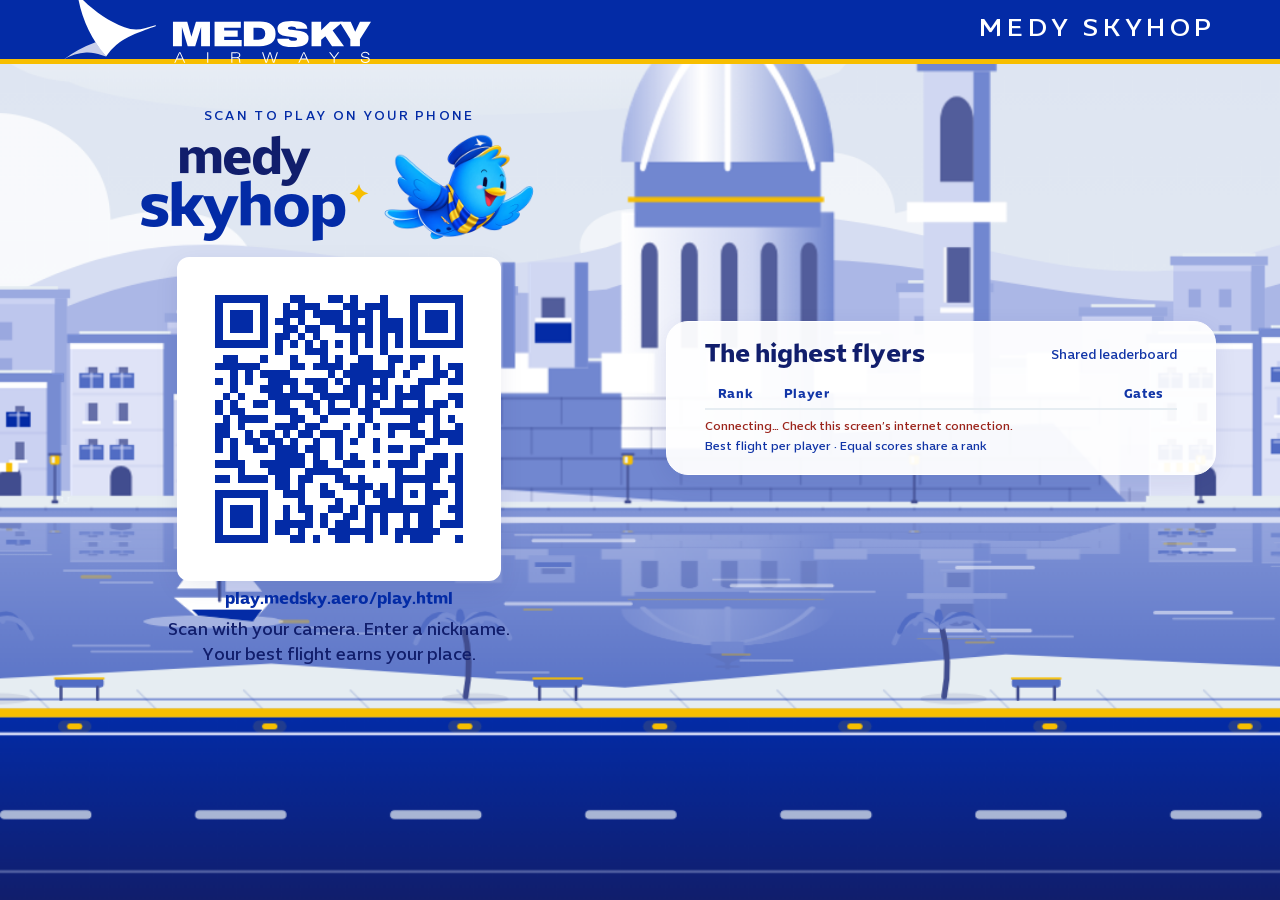
<file: index.html>
<!doctype html><html lang="en"><head><meta charset="utf-8"><meta name="viewport" content="width=device-width,initial-scale=1"><meta name="theme-color" content="#032BA6"><title>Medy Skyhop — Live leaderboard</title><link rel="icon" href="./assets/app-icon.png"><link rel="stylesheet" href="./leaderboard-screen.css?v=daytime-1"></head><body>
<header><img src="./assets/medsky-airways-logo-white.svg" alt="Medsky Airways"><span>MEDY SKYHOP</span></header>
<main><section class="join"><p class="eyebrow">SCAN TO PLAY ON YOUR PHONE</p><div class="game-heading"><h1>medy<span>skyhop<i aria-hidden="true">✦</i></span></h1><img class="medy" src="./assets/medy-flying-right.png" alt="Medy flying" width="260" height="260"></div><a href="./play.html" aria-label="Play Medy Skyhop"><img class="qr" src="./assets/play-qr.svg" width="400" height="400" alt="Scan this QR code to play Medy Skyhop on your phone"></a><p class="address">play.medsky.aero/play.html</p><p class="instruction">Scan with your camera. Enter a nickname.<br>Your best flight earns your place.</p></section>
<section class="scores" aria-labelledby="board-title"><div class="board-heading"><h2 id="board-title">The highest flyers</h2><span id="player-count">Shared leaderboard</span></div><table><thead><tr><th>Rank</th><th>Player</th><th>Gates</th></tr></thead><tbody id="screen-rows"></tbody></table><p id="screen-empty" hidden>Be the first name on the board.</p><p id="screen-status" role="status">Connecting to the leaderboard…</p><p class="tie-note">Best flight per player · Equal scores share a rank</p></section></main>
<script type="module" src="./leaderboard-screen.js"></script></body></html>
</file>
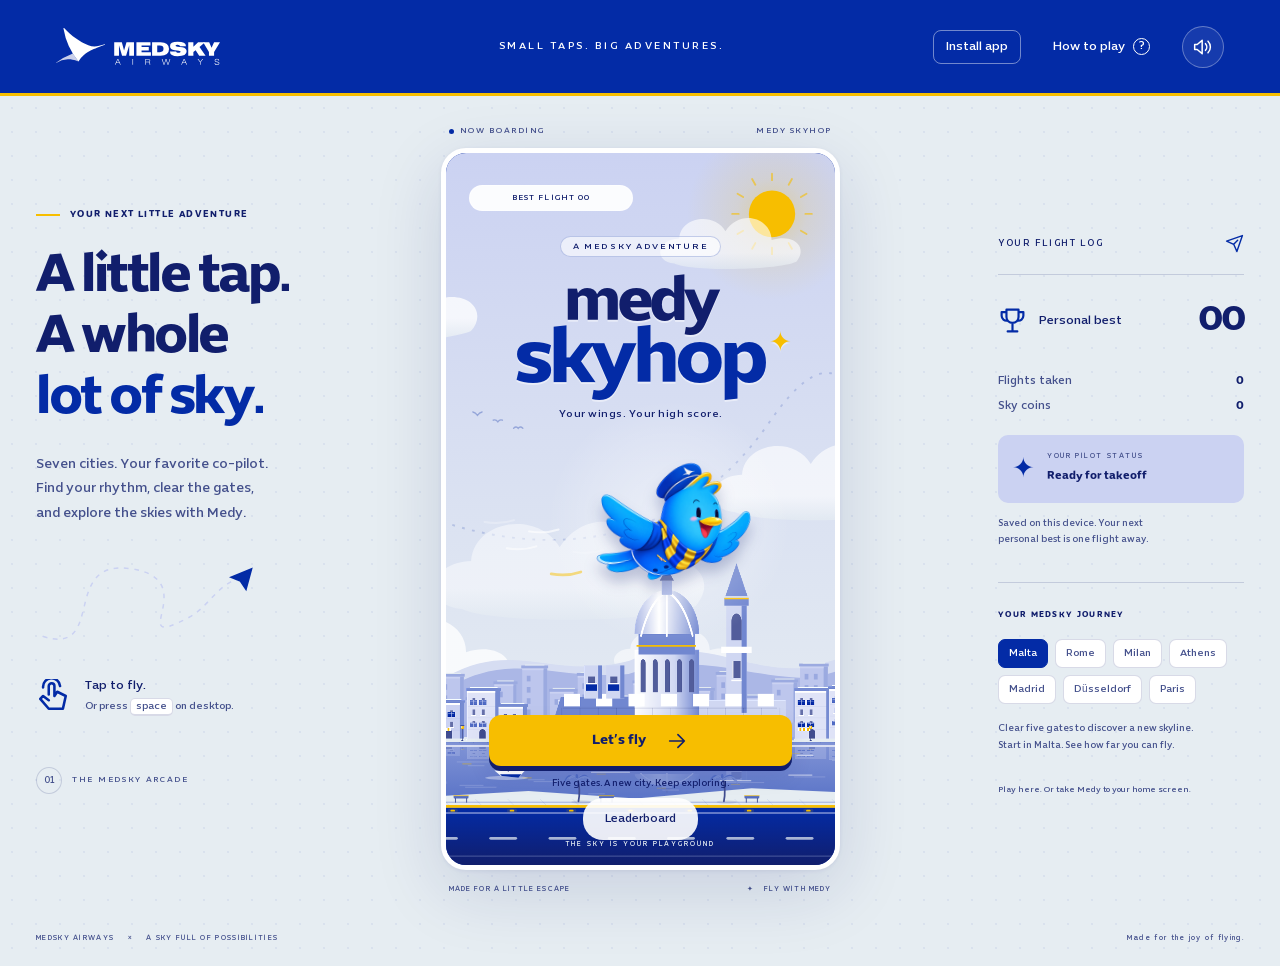
<file: game.html>
<!doctype html>
<html lang="en">
<head>
  <meta charset="utf-8">
  <meta name="viewport" content="width=device-width, initial-scale=1, viewport-fit=cover">
  <meta name="theme-color" content="#032BA6">
  <meta name="description" content="A little tap. A big adventure. Take Medy through the Medsky skies in this one-tap flying game.">
  <meta name="apple-mobile-web-app-capable" content="yes">
  <meta name="apple-mobile-web-app-title" content="Medy Skyhop">
  <meta name="apple-mobile-web-app-status-bar-style" content="black-translucent">
  <title>Medy Skyhop — A Medsky adventure</title>
  <link rel="icon" href="./assets/app-icon.png">
  <link rel="apple-touch-icon" sizes="180x180" href="./assets/apple-touch-icon.png">
  <link rel="manifest" href="./manifest.webmanifest">
  <link rel="preload" href="./assets/ExpoArabic-Bold.otf" as="font" type="font/otf" crossorigin>
  <link rel="stylesheet" href="./styles.css">
  <link rel="stylesheet" href="./destinations.css">
  <link rel="stylesheet" href="./install.css">
  <link rel="stylesheet" href="./leaderboard.css">
  <link rel="stylesheet" href="./portrait.css">
</head>
<body>
  <svg class="symbols" aria-hidden="true" xmlns="http://www.w3.org/2000/svg"><defs>
    <symbol id="i-plane" viewBox="0 0 24 24"><path d="m22 2-7 20-4-9-9-4 20-7ZM11 13l5-5"/></symbol>
    <symbol id="i-arrow" viewBox="0 0 24 24"><path d="M4 12h16m-7-7 7 7-7 7"/></symbol>
    <symbol id="i-sound" viewBox="0 0 24 24"><path d="m11 4-6 5H2v6h3l6 5V4Zm4 4a6 6 0 0 1 0 8m3-11a10 10 0 0 1 0 14"/></symbol>
    <symbol id="i-muted" viewBox="0 0 24 24"><path d="m11 4-6 5H2v6h3l6 5V4Zm5 5 6 6m0-6-6 6"/></symbol>
    <symbol id="i-pause" viewBox="0 0 24 24"><path d="M8 5v14M16 5v14"/></symbol>
    <symbol id="i-trophy" viewBox="0 0 24 24"><path d="M7 3h10v6a5 5 0 0 1-10 0V3Zm0 2H3v3a4 4 0 0 0 5 4m9-7h4v3a4 4 0 0 1-5 4M12 14v6m-4 1h8"/></symbol>
    <symbol id="i-coin" viewBox="0 0 24 24"><circle cx="12" cy="12" r="9"/><path d="m12 7 1.5 3.5L17 12l-3.5 1.5L12 17l-1.5-3.5L7 12l3.5-1.5L12 7Z"/></symbol>
    <symbol id="i-tap" viewBox="0 0 24 24"><path d="M9 11V5a2 2 0 0 1 4 0v7l2-3 6 3-2 9H9l-6-7 2-2 4 3m-4-9a6 6 0 0 1 12-1"/></symbol>
    <symbol id="i-close" viewBox="0 0 24 24"><path d="m6 6 12 12M18 6 6 18"/></symbol>
    <symbol id="i-share" viewBox="0 0 24 24"><path d="M12 16V2m-5 5 5-5 5 5M5 11H3v11h18V11h-2"/></symbol>
    <symbol id="i-home" viewBox="0 0 24 24"><path d="m3 10 9-7 9 7v11h-6v-7H9v7H3V10Z"/></symbol>
  </defs></svg>
  <header class="site-header">
    <a class="brand" href="./game.html" aria-label="Medy Skyhop home"><img src="./assets/medsky-airways-logo-white.svg" alt="Medsky Airways" width="164" height="36"></a>
    <span class="header-caption">SMALL TAPS. BIG ADVENTURES.</span>
    <nav class="header-actions" aria-label="Game options">
      <button id="install-button" class="text-button install-button" aria-haspopup="dialog">Install app</button>
      <button id="help-button" class="text-button">How to play <span class="help-mark">?</span></button>
      <button id="sound-button" class="icon-button" aria-label="Mute sound" aria-pressed="true"><svg><use href="#i-sound"/></svg></button>
    </nav>
  </header>
  <main class="flight-deck">
    <aside class="intro-panel">
      <div class="eyebrow"><span class="little-line"></span> YOUR NEXT LITTLE ADVENTURE</div>
      <h1>A little tap.<br>A whole<br><span>lot of sky.</span></h1>
      <p>Seven cities. Your favorite co-pilot.<br>Find your rhythm, clear the gates,<br>and explore the skies with Medy.</p>
      <div class="flight-path" aria-hidden="true"><svg viewBox="0 0 240 110"><path d="M7 91C76 113 25 7 102 19s-9 88 59 53c24-12 31-36 57-43"/><path class="path-plane" d="m230 19-6 22-6-9-10-4 22-9Z"/></svg></div>
      <div class="controls-note"><svg><use href="#i-tap"/></svg><span>Tap to fly.<br><small>Or press <kbd>space</kbd> on desktop.</small></span></div>
      <div class="edition"><span>01</span> THE MEDSKY ARCADE</div>
    </aside>

    <section class="game-column" aria-label="Medy Skyhop game">
      <div class="frame-label"><span><i></i> NOW BOARDING</span><span>MEDY SKYHOP</span></div>
      <div id="game-stage" class="game-stage" tabindex="0" aria-label="Flight area. Tap, Space or Arrow Up to flap. P to pause.">
        <canvas id="game-canvas" aria-label="Medy flies through blue and gold airport gates"></canvas>
        <div id="hud" class="hud" hidden>
          <div class="hud-score"><small>GATES</small><strong id="score">0</strong><small id="speed-multiplier" class="speed-label">SPEED ×1</small></div>
          <span class="hud-coins"><svg><use href="#i-coin"/></svg><b id="coins">0</b></span>
          <button id="pause-button" class="icon-button" aria-label="Pause flight"><svg><use href="#i-pause"/></svg></button>
        </div>
        <div id="destination-hud" class="destination-hud" hidden>
          <div><span class="destination-caption">NOW FLYING OVER</span><strong id="destination-name">Malta</strong></div>
        </div>
        <div id="ready-screen" class="ready-screen">
          <div class="game-title"><span class="pill">A MEDSKY ADVENTURE</span><h2>medy<span>skyhop<span class="title-star">✦</span></span></h2><p>Your wings. Your high score.</p></div>
          <span id="ready-best" class="ready-best">BEST FLIGHT 00</span>
          <div class="ready-actions">
            <button id="play-button" class="primary-button" disabled><span>Preparing your flight…</span><svg><use href="#i-arrow"/></svg></button>
            <p class="tap-hint">Five gates. A new city. Keep exploring.</p>
            <button id="leaderboard-button" class="text-button open-leaderboard">Leaderboard</button>
          </div>
        </div>
        <div id="pause-screen" class="scrim" hidden>
          <div class="pause-card"><span class="eyebrow">TAKE A BREATHER</span><h2>Holding altitude.</h2><p>Medy will be right here.</p><button id="resume-button" class="primary-button">Keep flying <svg><use href="#i-arrow"/></svg></button><button class="text-button home-button">Back to boarding</button></div>
        </div>
        <div id="over-screen" class="scrim" hidden>
          <div class="boarding-pass"><div class="pass-header"><span>FLIGHT COMPLETE</span><svg><use href="#i-plane"/></svg></div><div class="pass-content"><span id="result-tag" class="result-tag">A LITTLE PRACTICE, A LOT OF SKY</span><h2 id="result-title">One more flight?</h2><p id="result-message">Every great pilot starts with a first flap.</p><div class="result-scores"><div><strong id="result-score">0</strong><span>GATES CLEARED</span></div><div><strong id="result-best">0</strong><span>PERSONAL BEST</span></div></div><div class="coin-receipt"><svg><use href="#i-coin"/></svg><span><b id="result-coins">0</b> sky coins collected</span></div><p id="result-destination" class="result-destination">Flying over Malta</p></div><div class="pass-tear"></div><div class="pass-actions"><button id="retry-button" class="primary-button">Fly again <svg><use href="#i-arrow"/></svg></button><div class="result-secondary"><button id="share-button" class="text-button"><svg><use href="#i-share"/></svg> Share score</button><button class="text-button home-button"><svg><use href="#i-home"/></svg> Home</button></div><p id="share-status" class="share-status" role="status"></p></div></div>
        </div>
        <div id="loading-error" class="scrim" hidden><div class="pause-card"><h2>Flight delayed.</h2><p>The game couldn’t finish loading. Please refresh to try again.</p><button id="reload-button" class="primary-button">Try again</button></div></div>
        <span class="runway-caption" aria-hidden="true">THE SKY IS YOUR PLAYGROUND</span>
        <span id="player-badge" class="player-badge" hidden></span>
      </div>
      <div class="under-frame"><span>MADE FOR A LITTLE ESCAPE</span><span>✦ &nbsp; FLY WITH MEDY</span></div>
    </section>

    <aside class="record-panel">
      <div class="record-heading"><span>YOUR FLIGHT LOG</span><svg><use href="#i-plane"/></svg></div>
      <div class="best-record"><svg><use href="#i-trophy"/></svg><span>Personal best</span><strong id="personal-best">00</strong></div>
      <div class="record-row"><span>Flights taken</span><b id="total-flights">0</b></div>
      <div class="record-row"><span>Sky coins</span><b id="total-coins">0</b></div>
      <div class="rank"><span class="rank-symbol">✦</span><div><small>YOUR PILOT STATUS</small><b id="pilot-rank">Ready for takeoff</b></div></div>
      <p class="saved-note">Saved on this device. Your next<br>personal best is one flight away.</p>
      <div class="route-card"><span class="eyebrow">YOUR MEDSKY JOURNEY</span><ol id="city-list" class="city-list" aria-label="Game destinations"></ol><p>Clear five gates to discover a new skyline.<br>Start in Malta. See how far you can fly.</p></div>
      <span class="just-play">Play here. Or take Medy to your home screen.</span>
    </aside>
  </main>
  <footer class="site-footer"><span>MEDSKY AIRWAYS <i>×</i> A SKY FULL OF POSSIBILITIES</span><span>Made for the joy of flying.</span></footer>
  <dialog id="help-dialog"><button id="close-help" class="icon-button dialog-close" aria-label="Close instructions"><svg><use href="#i-close"/></svg></button><span class="eyebrow">WELCOME ABOARD</span><h2>A tap is all it takes.</h2><p>Tap anywhere in the flight area to give Medy a lift. Keep a steady rhythm to fly through the openings in the blue gates.</p><ul><li><b>Clear a gate</b> to earn one point.</li><li><b>Collect gold coins</b> for your flight log. These are game coins with no cash or loyalty value.</li><li><b>Explore seven destinations:</b> Malta, Rome, Milan, Athens, Madrid, Düsseldorf, and Paris. Start in Malta; every five gates takes you to the next city.</li><li><b>Find your rhythm:</b> fly through tighter openings that narrow as you progress. Speed increases at ten and twenty gates, then stays capped at the twenty-gate pace. Anticipate 18 patterns, including stair climbs, double waves, switchbacks, pulses, and high or low shelves. One collision ends the flight.</li><li><b>On desktop:</b> Space or ↑ to flap. P or Escape to pause.</li></ul><div class="install-note"><b>Keep Medy on your home screen</b><p>On iPhone, use Safari’s Share menu → Add to Home Screen. On Android, open your browser menu → Add to Home screen.</p></div><button id="got-it-button" class="primary-button">Ready for takeoff <svg><use href="#i-arrow"/></svg></button></dialog>
  <div id="announcer" class="sr-only" aria-live="polite"></div>
  <dialog id="install-dialog" aria-labelledby="install-title">
    <button id="close-install" class="icon-button dialog-close" aria-label="Close app installation"><svg><use href="#i-close"/></svg></button>
    <div class="install-heading"><img src="./assets/icon-192.png" alt="" width="64" height="64"><div><span class="eyebrow">READY WHEN YOU ARE</span><h2 id="install-title">Take Medy with you.</h2></div></div>
    <p>Add Medy Skyhop to your home screen and launch it like an app. Share the same game link with your friends.</p>
    <button id="native-install-button" class="primary-button" hidden>Install on this device</button>
    <p id="install-status" class="install-status" role="status"></p>
    <div class="install-method"><h3>iPhone / iPad</h3><ol><li>Open this link in <b>Safari</b>.</li><li>Open the <b>Share</b> menu and choose <b>Add to Home Screen</b>.</li><li>Leave <b>Open as Web App</b> on if shown, then tap <b>Add</b>.</li></ol></div>
    <div class="install-method"><h3>Android</h3><p>Open this link in <b>Chrome</b>. Tap <b>Install on this device</b> above when available, or use Chrome’s menu → <b>Add to home screen</b> → <b>Install</b>.</p></div>
    <p class="install-browser-note">Opened from WhatsApp or another app? Use its menu to open the link in Safari or Chrome first.</p>
    <p id="offline-status" class="offline-status">Saving game files. Keep an internet connection to play and share your scores.</p>
    <button id="done-install" class="text-button install-done">Back to the game <svg><use href="#i-arrow"/></svg></button>
  </dialog>
  <dialog id="player-dialog" class="ranking-dialog" aria-labelledby="player-title">
    <form id="player-form">
      <span class="eyebrow">YOUR NEXT FLIGHT</span>
      <h2 id="player-title">What’s your name?</h2>
      <label for="player-name">Your name or nickname</label>
      <input id="player-name" name="player" placeholder="Type your name" maxlength="24" required autocomplete="off" dir="auto">
      <p>Your nickname and score appear on the shared leaderboard. Play again on this browser to keep your player identity.</p>
      <p id="player-error" class="ranking-error" role="status"></p>
      <button class="primary-button" type="submit">Let’s fly <svg><use href="#i-arrow"/></svg></button>
      <button id="cancel-player" class="text-button cancel-player" type="button">Back</button>
    </form>
  </dialog>
  <dialog id="leaderboard-dialog" class="ranking-dialog" aria-labelledby="leaderboard-title">
    <button id="close-leaderboard" class="icon-button dialog-close" aria-label="Close leaderboard"><svg><use href="#i-close"/></svg></button>
    <span class="eyebrow">THE HIGHEST FLYERS</span>
    <h2 id="leaderboard-title">Leaderboard</h2>
    <div class="leaderboard-table"><table><thead><tr><th scope="col">Rank</th><th scope="col">Player</th><th scope="col">Gates</th></tr></thead><tbody id="leaderboard-rows"></tbody></table><p id="leaderboard-empty">Be the first name on the board.</p></div>
    <p id="leaderboard-status" role="status"></p>
    <button id="leaderboard-done" class="primary-button">Back to the game</button>
  </dialog>
  <script type="module" src="./app.js"></script>
</body>
</html>
</file>
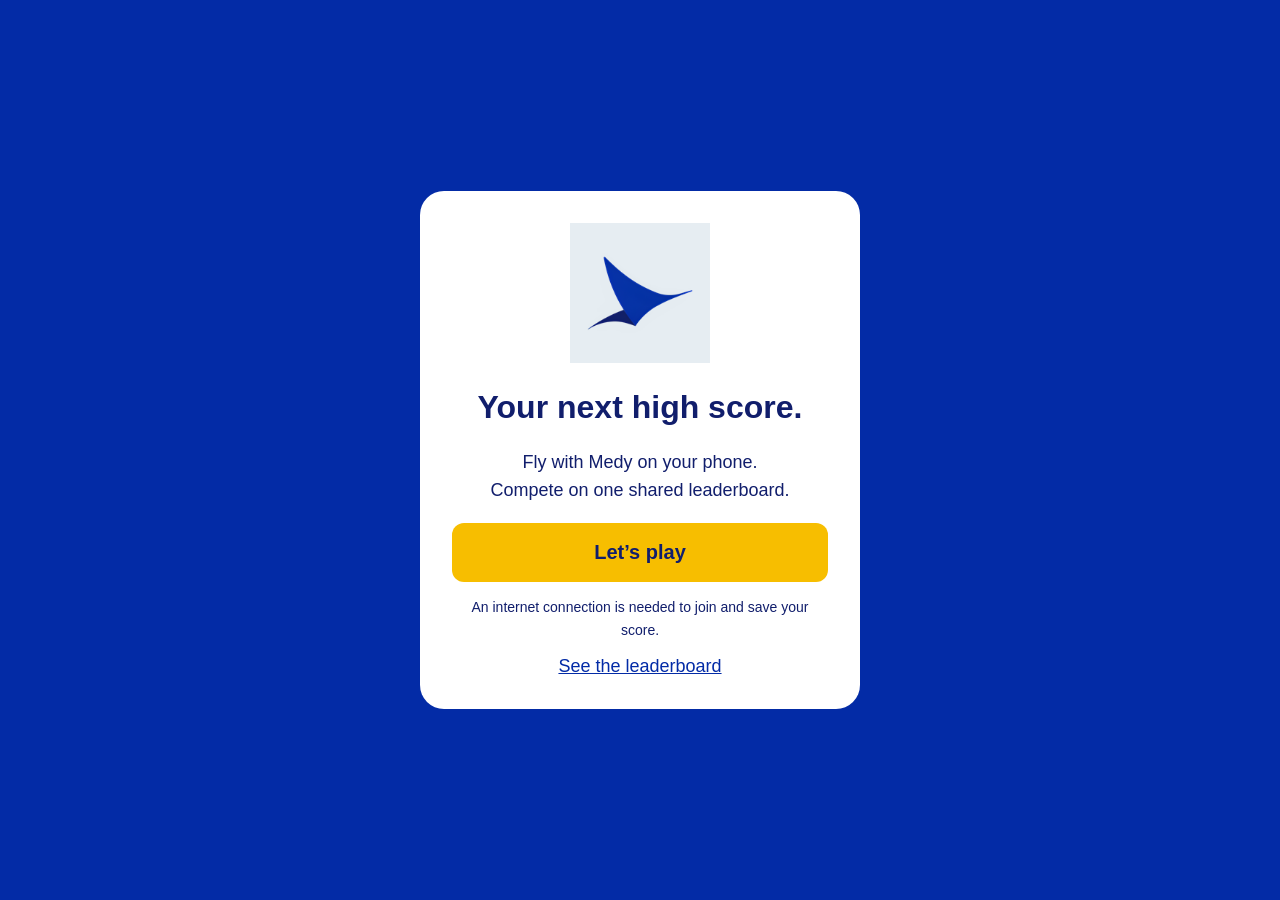
<file: play.html>
<!doctype html><html lang="en"><head><meta charset="utf-8"><meta name="viewport" content="width=device-width,initial-scale=1"><meta name="theme-color" content="#032BA6"><title>Play Medy Skyhop</title><link rel="icon" href="./assets/app-icon.png"><style>
*{box-sizing:border-box}body{margin:0;min-height:100vh;display:grid;place-items:center;background:#032BA6;color:#111E6C;font:18px Arial,sans-serif;padding:24px}main{background:#fff;border-radius:24px;padding:32px;max-width:440px;text-align:center}img{width:140px;height:140px;object-fit:contain}h1{font-size:32px}p{line-height:1.6}button{width:100%;padding:18px;border:0;border-radius:12px;background:#F7BE00;color:#111E6C;font:700 20px Arial;cursor:pointer}button:disabled{opacity:.6}#update-status{font-size:14px;min-height:46px}a{color:#032BA6}#update-status[data-error=true]{color:#9b241b}</style></head><body><main><img src="./assets/icon-192.png" alt="Medy"><h1>Your next high score.</h1><p>Fly with Medy on your phone.<br>Compete on one shared leaderboard.</p><button id="update-game">Let’s play</button><p id="update-status" role="status">An internet connection is needed to join and save your score.</p><a href="./leaderboard.html">See the leaderboard</a></main><script type="module" src="./update.js"></script></body></html>
</file>
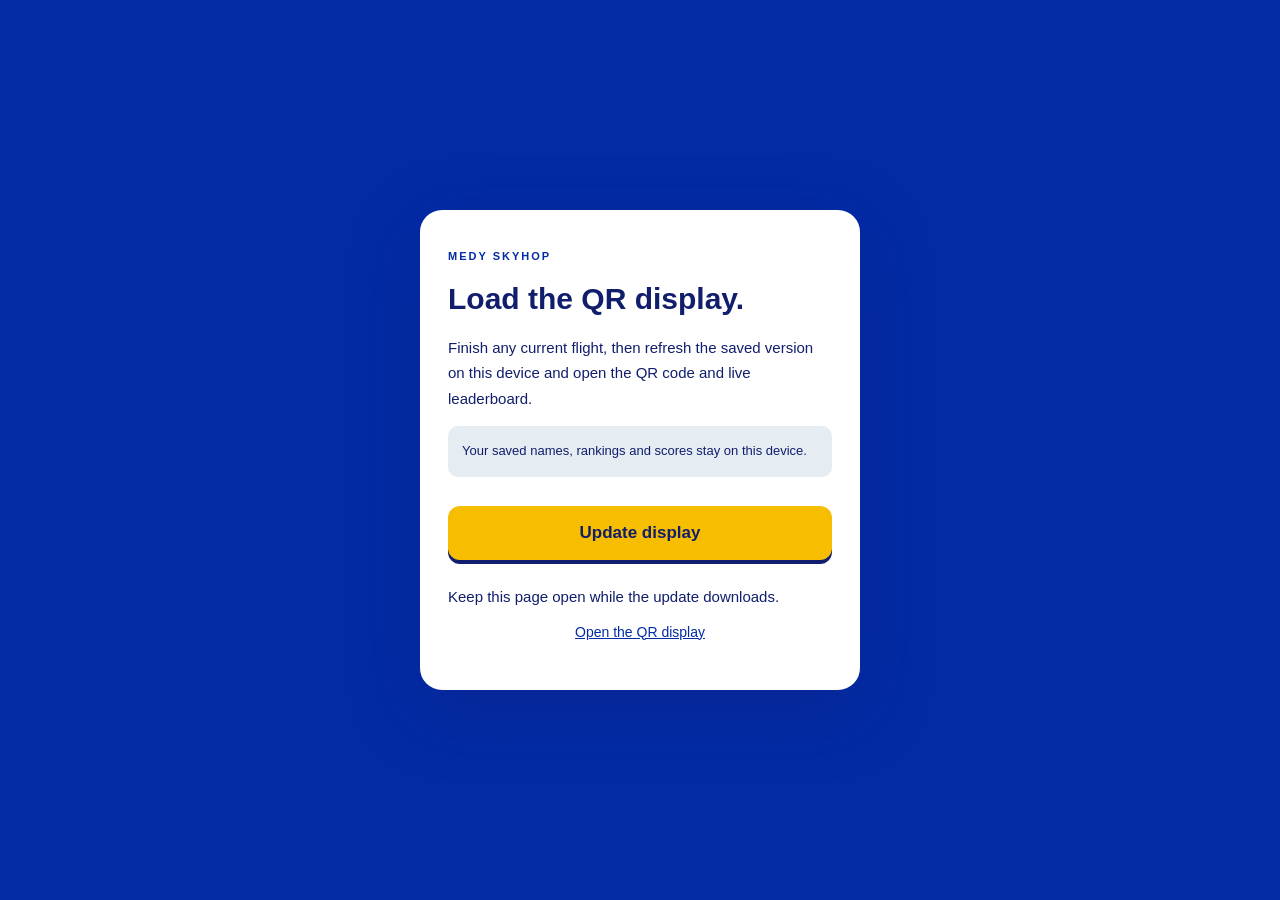
<file: update.html>
<!doctype html>
<html lang="en">
<head>
  <meta charset="utf-8">
  <meta name="viewport" content="width=device-width, initial-scale=1">
  <meta name="theme-color" content="#032BA6">
  <meta name="robots" content="noindex">
  <title>Update Medy Skyhop display</title>
  <style>
    *{box-sizing:border-box}body{margin:0;min-height:100svh;display:grid;place-items:center;padding:24px;background:#032BA6;font-family:Arial,sans-serif;color:#111E6C}main{width:min(100%,440px);padding:36px 28px;background:#fff;border-radius:22px;box-shadow:0 20px 70px #111e6c50}small{font-weight:bold;font-size:11px;letter-spacing:2px;color:#032BA6}h1{font-size:30px;line-height:1.15;margin:18px 0}p{font-size:15px;line-height:1.7}button{border:0;min-height:54px;width:100%;border-radius:12px;background:#F7BE00;color:#111E6C;font:700 17px Arial,sans-serif;cursor:pointer;box-shadow:0 4px 0 #111E6C;margin:16px 0}button:disabled{opacity:.65;cursor:wait}button:focus-visible,a:focus-visible{outline:3px solid #032BA6;outline-offset:4px}a{display:block;color:#032BA6;text-align:center;padding:14px;font-size:14px}#update-status{min-height:26px;margin:8px 0 0}#update-status[data-error=true]{color:#9b241b}.saved{padding:14px;border-radius:10px;background:#E6EDF2;font-size:13px}
  </style>
</head>
<body>
  <main>
    <small>MEDY SKYHOP</small>
    <h1>Load the QR display.</h1>
    <p>Finish any current flight, then refresh the saved version on this device and open the QR code and live leaderboard.</p>
    <p class="saved">Your saved names, rankings and scores stay on this device.</p>
    <button id="update-game" type="button">Update display</button>
    <p id="update-status" role="status" aria-live="polite">Keep this page open while the update downloads.</p>
    <a href="./leaderboard.html">Open the QR display</a>
  </main>
  <script type="module" src="./update.js?v=qr-home-2"></script>
</body>
</html>
</file>
<file: leaderboard-screen.css>
@font-face{font-family:Expo;src:url('./assets/ExpoArabic-Medium.ttf');font-display:swap}
@font-face{font-family:Expo;src:url('./assets/ExpoArabic-Bold.otf');font-weight:700;font-display:swap}
*{box-sizing:border-box}
body{margin:0;background:#dce2f1 url('./assets/leaderboard-daytime.png') center bottom/cover no-repeat fixed;color:#111E6C;font-family:Expo,Arial,sans-serif;min-height:100vh}
header{height:6vh;min-height:64px;max-height:120px;background:#032BA6;border-bottom:5px solid #F7BE00;padding:1.5vh 5vw;display:flex;align-items:center;justify-content:space-between;color:#fff}
header img{width:24vw;max-width:340px}
header span{font-size:2vw;letter-spacing:.18em}
main{padding:2vh 6vw;max-width:1800px;margin:auto}
.join{text-align:center}
.eyebrow{font-size:2vw;letter-spacing:.18em;margin:0 0 1vh;color:#032BA6}
.game-heading{display:flex;align-items:center;justify-content:center;gap:3vw;margin:0 0 1.5vh}
h1{font-size:7.5vw;line-height:.9;margin:0;font-weight:700;letter-spacing:-.045em;text-align:center}
h1 span{display:block;font-size:9vw;color:#032BA6}
h1 i{display:inline-block;color:#F7BE00;font-size:.4em;font-style:normal;vertical-align:top;margin:.08em -.8em 0 .12em}
.medy{width:22vw;max-width:260px;height:auto;object-fit:contain}
.qr{display:block;width:22vh;max-width:68vw;height:auto;margin:auto;background:#fff;border-radius:12px;border:8px solid #fff;box-shadow:0 8px 24px #111e6c14}
.address{font-size:2.3vw;font-weight:700;color:#032BA6;margin:1vh 0}
.instruction{font-size:2.2vw;line-height:1.5;margin:.5vh 0 2vh}
.scores{background:#fffffff2;border:1px solid #fff;border-radius:22px;padding:2vh 3vw;box-shadow:0 7px 24px #111E6C12}
.board-heading{display:flex;align-items:center;justify-content:space-between;gap:10px;margin:0 0 1vh}
h2{font-size:3vw;margin:0}
.board-heading span{font-size:1.6vw;color:#1135A7}
table{width:100%;border-collapse:collapse;text-align:left;table-layout:fixed}
th{font-size:1.8vw;letter-spacing:.05em;color:#1135A7;padding:.7vh 1vw;border-bottom:2px solid #E6EDF2}
th:first-child{width:14%}th:last-child{width:18%}
td{font-size:2.6vw;padding:.6vh 1vw;border-bottom:1px solid #E6EDF2;overflow-wrap:anywhere}
td:first-child{font-weight:700}
td:last-child,th:last-child{text-align:right;font-weight:700}
td small{font-size:1.4vw;display:inline-block;margin-left:1vw;color:#1135A7}
.first{background:#FFF3C9}.first td:first-child{color:#032BA6}
#screen-status,.tie-note{font-size:1.65vw;line-height:1.5;margin:1vh 0 0;color:#1135A7}
.error{color:#9b241b!important}
#screen-empty{text-align:center;font-size:2.6vw;padding:2vh}
.tie-note{margin-top:.3vh}
[hidden]{display:none!important}
@media(min-aspect-ratio:1/1){
  main{display:grid;grid-template-columns:1fr 1fr;gap:4vw;align-items:center;padding:5vh 5vw}
  .eyebrow{font-size:1vw}.game-heading{gap:2vw}h1{font-size:4vw}h1 span{font-size:4.8vw}.medy{width:13vw;max-width:180px}
  .qr{width:36vh;max-width:28vw}.address,.instruction{font-size:1.3vw}
  h2{font-size:2vw}td{font-size:1.4vw}th,.board-heading span{font-size:1vw}td small{font-size:.85vw}
  #screen-status,.tie-note{font-size:.9vw}
}
@media(max-width:640px){
  header span{font-size:11px}header img{width:145px}main{padding:22px 18px}
  .eyebrow{font-size:11px}h1{font-size:42px}h1 span{font-size:50px}.medy{width:115px}.game-heading{gap:24px;margin-bottom:16px}
  .address{font-size:15px}.instruction{font-size:14px}.qr{width:220px}
  .scores{padding:20px 14px}h2{font-size:21px}.board-heading span{font-size:11px}
  th{font-size:11px}td{font-size:16px;padding:10px 5px}td small{font-size:10px}
  #screen-status,.tie-note{font-size:11px}#screen-empty{font-size:15px}
}
</file>
<file: styles.css>
@font-face{font-family:Expo;src:url('./assets/ExpoArabic-Medium.ttf') format('truetype');font-weight:400 500;font-display:swap}@font-face{font-family:Expo;src:url('./assets/ExpoArabic-Bold.otf') format('opentype');font-weight:600 900;font-display:swap}
:root{--blue:#032ba6;--gold:#f7be00;--navy:#111e6c;--pearl:#e6edf2;--airforce:#1135a7;--elegance:#cbd2f2;--white:#fff;--muted:color-mix(in srgb,var(--navy) 76%,var(--pearl));--line:color-mix(in srgb,var(--navy) 16%,transparent);--gold-tint:color-mix(in srgb,var(--gold) 18%,var(--white));font-family:Expo,Arial,sans-serif;color:var(--navy);background:var(--pearl);font-synthesis:none}*{box-sizing:border-box}body{margin:0;background-image:radial-gradient(#1135a710 1px,transparent 1px);background-size:24px 24px}button,a{-webkit-tap-highlight-color:transparent}button{font:inherit;cursor:pointer}button:disabled{cursor:wait;opacity:.65}button:focus-visible,a:focus-visible,[tabindex]:focus-visible{outline:3px solid var(--gold);outline-offset:4px}button svg,svg.icon{width:22px;height:22px}svg use{fill:none;stroke:currentColor;stroke-width:1.8;stroke-linecap:round;stroke-linejoin:round}.symbols{position:absolute;width:0;height:0;overflow:hidden}[hidden]{display:none!important}.site-header{height:96px;margin:0 auto;max-width:1440px;padding:0 56px;display:flex;align-items:center;justify-content:space-between;border-bottom:1px solid #111e6c14}.brand{display:flex}.brand img{width:164px;height:auto}.header-caption{font-size:10px;letter-spacing:2.5px;color:var(--muted);margin-left:70px}.header-actions{display:flex;align-items:center;gap:22px}.text-button{border:0;background:none;color:var(--navy);display:inline-flex;align-items:center;justify-content:center;gap:8px;padding:10px;font-size:12px}.help-mark{display:inline-flex;align-items:center;justify-content:center;border:1.5px solid currentColor;width:17px;height:17px;border-radius:50%;font-size:11px}.icon-button{width:42px;height:42px;border:1px solid var(--line);background:#ffffff9c;display:inline-flex;align-items:center;justify-content:center;color:var(--navy);border-radius:50%;padding:10px;flex-shrink:0}.icon-button:hover{background:var(--pearl)}.flight-deck{display:grid;grid-template-columns:minmax(230px,1fr) auto minmax(230px,1fr);gap:clamp(28px,4vw,64px);align-items:center;max-width:1280px;margin:30px auto 22px;padding:0 36px}.intro-panel{padding-bottom:16px}.eyebrow{font-size:9px;font-weight:700;letter-spacing:1.4px;display:flex;align-items:center;gap:10px}.little-line{width:24px;height:2px;background:var(--gold)}h1{font-size:clamp(40px,4.2vw,62px);line-height:1.13;letter-spacing:-2.5px;margin:28px 0 22px;font-weight:700}h1 span{color:var(--blue)}.intro-panel>p{font-size:13px;line-height:1.9;color:var(--muted);margin:0}.flight-path{width:225px;margin:24px 0 16px}.flight-path svg{width:100%;fill:none;stroke:var(--elegance);stroke-width:1.6;stroke-dasharray:5 6}.flight-path .path-plane{fill:var(--blue);stroke:var(--blue);stroke-dasharray:none}.controls-note{display:flex;align-items:center;gap:15px;font-size:12px;line-height:1.7}.controls-note>svg{width:34px;height:34px;color:var(--blue)}.controls-note small{font-size:10px;color:var(--muted)}kbd{font-family:inherit;border:1px solid var(--line);border-bottom-width:2px;border-radius:5px;background:#fff;padding:1px 5px}.edition{display:flex;align-items:center;gap:10px;font-size:8px;letter-spacing:1.7px;color:var(--muted);margin-top:50px}.edition span{border:1px solid var(--line);border-radius:50%;padding:7px;font-size:9px;letter-spacing:0}.game-column{width:min(420px,calc((100svh - 178px)*.55263158));min-width:300px}.frame-label,.under-frame{display:flex;align-items:center;justify-content:space-between;font-size:8px;letter-spacing:1.5px;padding:0 8px;color:var(--muted)}.frame-label{margin-bottom:12px}.frame-label>span:first-child{display:flex;align-items:center;gap:6px}.frame-label i{width:5px;height:5px;background:var(--blue);border-radius:50%}.under-frame{margin-top:15px;font-size:7px;letter-spacing:1.15px}.game-stage{position:relative;width:100%;aspect-ratio:420/760;border:5px solid #fff;border-radius:25px;overflow:hidden;background:var(--airforce);box-shadow:0 20px 70px #111e6c24,0 1px 4px #111e6c12;touch-action:none;user-select:none;-webkit-user-select:none;container-type:inline-size;outline:none}canvas{display:block;width:100%;height:100%}.ready-screen{position:absolute;inset:0;pointer-events:none}.game-title{position:absolute;top:11.5%;left:0;right:0;text-align:center}.pill{display:inline-block;border:1px solid #1135a723;border-radius:20px;padding:5px 12px 4px;font-size:2.2cqw;letter-spacing:1.7px;color:var(--airforce);background:#ffffff65}.game-title h2{font-size:16cqw;letter-spacing:-1.2cqw;line-height:.83;margin:22px 0 13px;font-weight:700}.game-title h2>span{display:block;font-size:20cqw;letter-spacing:-1.3cqw;color:var(--blue)}.title-star{display:inline-block;font-size:7cqw;color:var(--gold);transform:translate(1.2cqw,-8cqw);margin-right:-4cqw}.game-title p{font-size:2.65cqw;color:var(--muted);letter-spacing:.5px}.ready-actions{position:absolute;top:67%;width:78%;left:11%;pointer-events:auto}.primary-button{width:100%;background:var(--blue);color:#fff;border:0;border-radius:12px;min-height:54px;padding:15px 18px;display:flex;align-items:center;justify-content:center;gap:20px;font-size:14px;font-weight:700;box-shadow:0 5px 0 var(--navy),0 10px 22px #032ba619;transition:transform .15s,background .15s}.primary-button:hover{background:var(--airforce);transform:translateY(-1px)}.primary-button:active{transform:translateY(3px);box-shadow:0 2px 0 var(--navy)}.ready-actions .primary-button{min-height:13cqw;font-size:3.5cqw;padding:3.4cqw 4cqw}.tap-hint{text-align:center;font-size:2.3cqw;color:var(--muted);margin-top:20px}.runway-caption{position:absolute;left:0;right:0;bottom:2.35%;text-align:center;font-size:1.7cqw;letter-spacing:2px;color:#e6edf2bf;pointer-events:none}.hud{position:absolute;top:4%;left:6%;right:6%;display:flex;align-items:center;gap:10px;pointer-events:none}.hud-score{background:#ffffffdf;border:1px solid #fff;box-shadow:0 4px 15px #111e6c12;border-radius:14px;min-width:72px;padding:9px 17px;text-align:center}.hud-score small{display:block;font-size:8px;letter-spacing:1.5px;color:var(--muted)}.hud-score strong{display:block;font-size:32px;line-height:1.1}.hud-coins{display:flex;gap:6px;align-items:center;background:#ffffffbf;border-radius:30px;padding:7px 12px;font-size:16px}.hud-coins svg{width:21px;height:21px;color:var(--gold)}.hud>.icon-button{margin-left:auto;pointer-events:auto;background:#ffffffd9}.scrim{position:absolute;inset:0;display:flex;justify-content:center;align-items:center;background:#111e6c55;backdrop-filter:blur(5px);padding:7%}.boarding-pass{width:100%;background:var(--white);border-radius:18px;overflow:hidden;box-shadow:0 12px 35px #111e6c25}.pass-header{background:var(--navy);color:#fff;display:flex;justify-content:space-between;align-items:center;padding:15px 23px;font-size:2.2cqw;letter-spacing:2px}.pass-header svg{height:20px;width:20px;color:var(--gold)}.pass-content{padding:24px 23px 17px;text-align:center}.result-tag{display:block;font-size:1.9cqw;letter-spacing:1px;color:var(--muted)}.pass-content h2{font-size:6.3cqw;letter-spacing:-.7px;margin:14px 0 8px}.pass-content>p{font-size:2.65cqw;line-height:1.6;color:var(--muted);margin:0 auto;max-width:240px}.result-scores{display:flex;margin:25px 0 19px}.result-scores>div{width:50%}.result-scores>div+div{border-left:1px solid var(--line)}.result-scores strong{font-size:11cqw;line-height:1.1;display:block;color:var(--blue)}.result-scores span{font-size:1.8cqw;letter-spacing:1px;color:var(--muted)}.coin-receipt{display:flex;align-items:center;justify-content:center;gap:8px;background:var(--gold-tint);border-radius:8px;padding:10px;font-size:2.6cqw}.coin-receipt svg{height:20px;width:20px;color:var(--gold)}.pass-tear{border-top:2px dashed var(--line);margin:0 12px;position:relative}.pass-tear:before,.pass-tear:after{content:'';position:absolute;width:20px;height:20px;border-radius:50%;background:var(--pearl);top:-11px;left:-22px}.pass-tear:after{left:auto;right:-22px}.pass-actions{padding:22px}.pass-actions .primary-button{font-size:3.3cqw;min-height:48px}.result-secondary{display:flex;justify-content:space-between;padding-top:12px}.result-secondary .text-button{font-size:2.6cqw;padding:8px 0;color:var(--muted)}.result-secondary svg{width:14px;height:14px}.pause-card{background:#fff;border-radius:18px;padding:32px 25px;text-align:center;width:100%}.pause-card .eyebrow{justify-content:center}.pause-card h2{font-size:6cqw;margin:17px 0 10px}.pause-card p{color:var(--muted);font-size:12px;line-height:1.7;margin-bottom:24px}.pause-card>.text-button{margin-top:14px}.record-panel{max-width:246px;justify-self:end;width:100%;padding-top:10px}.record-heading{display:flex;justify-content:space-between;align-items:center;font-size:9px;letter-spacing:1.7px;padding-bottom:21px;border-bottom:1px solid var(--line)}.record-heading svg{width:19px;height:19px;color:var(--blue)}.best-record{display:flex;align-items:center;gap:12px;padding:24px 0 20px}.best-record>svg{width:29px;height:29px;color:var(--gold)}.best-record>span{font-size:12px}.best-record small{display:block;color:var(--muted);font-size:7px;letter-spacing:1.3px;margin-top:6px}.best-record>strong{font-size:36px;margin-left:auto;letter-spacing:-2px}.record-row{display:flex;justify-content:space-between;margin:12px 0;font-size:11px;color:var(--muted)}.record-row b{color:var(--navy)}.rank{display:flex;gap:12px;align-items:center;background:var(--pearl);border:1px solid var(--line);padding:16px 13px;border-radius:10px;margin-top:22px}.rank-symbol{font-size:27px;color:var(--blue)}.rank small{display:block;font-size:7px;letter-spacing:1.6px;color:var(--muted);margin-bottom:5px}.rank b{font-size:11px}.saved-note{font-size:9px;line-height:1.8;color:var(--muted);margin:13px 0 34px}.how-card{border-top:1px solid var(--line);padding-top:27px}.how-card>.eyebrow{font-size:8px;letter-spacing:1.6px}.how-card ol{padding:0;list-style:none;display:flex;flex-direction:column;gap:20px;margin:22px 0 0}.how-card li{display:flex;gap:13px;align-items:flex-start}.how-card li>span{font-size:8px;background:#fff;border:1px solid var(--line);border-radius:50%;width:25px;height:25px;display:flex;align-items:center;justify-content:center;color:var(--muted);flex-shrink:0}.how-card li b{font-size:11px}.how-card li p{font-size:9px;margin:5px 0 0;color:var(--muted)}.just-play{display:block;font-size:8px;color:var(--muted);margin-top:31px}.site-footer{max-width:1320px;padding:19px 36px 24px;margin:auto;display:flex;justify-content:space-between;color:var(--muted);font-size:7px;letter-spacing:1.3px}.site-footer i{font-style:normal;margin:0 10px}dialog{width:min(440px,calc(100vw - 32px));padding:38px 30px 30px;border:0;border-radius:20px;color:var(--navy);box-shadow:0 24px 100px #111e6c30}dialog::backdrop{background:#111e6c80;backdrop-filter:blur(6px)}.dialog-close{position:absolute;right:12px;top:12px;width:32px;height:32px;padding:7px}dialog h2{font-size:26px;letter-spacing:-.6px;margin:20px 0 14px}dialog p,dialog li{font-size:12px;line-height:1.8;color:var(--muted)}dialog ul{padding-left:17px}dialog li{margin:8px 0}dialog li b{color:var(--navy)}.install-note{background:var(--pearl);border-radius:10px;padding:16px;margin:22px 0}.install-note>b{font-size:12px}.install-note p{font-size:10px;margin:7px 0 0}.sr-only{position:absolute;width:1px;height:1px;padding:0;margin:-1px;overflow:hidden;clip:rect(0,0,0,0);white-space:nowrap;border:0}
@media(min-width:1500px){.flight-deck{margin-top:45px}.game-column{width:420px}}@media(max-width:1100px){.flight-deck{gap:28px;padding:0 28px}.intro-panel h1{font-size:44px}.eyebrow{font-size:7px;letter-spacing:1px}.intro-panel>p{font-size:11px}.header-caption{margin:0;font-size:8px}.record-panel{max-width:220px}.site-header{padding:0 30px}.flight-path{width:180px}.game-column{min-width:295px}.best-record>strong{font-size:30px}}@media(max-width:900px){.flight-deck{grid-template-columns:1fr auto;max-width:760px;gap:50px}.record-panel{display:none}.game-column{width:min(420px,calc((100svh - 178px)*.55263158))}.header-caption{display:none}.intro-panel h1{font-size:48px}.intro-panel .eyebrow{font-size:8px}}
@media(max-width:640px){body{background:var(--navy);min-height:100svh;overflow-x:hidden}.site-header{height:calc(64px + env(safe-area-inset-top,0px));padding:env(safe-area-inset-top,0px) 20px 0;background:var(--white);border:0}.brand img{width:129px}.header-actions{gap:12px}.header-actions .text-button{font-size:10px;padding:6px}.header-actions .icon-button{width:35px;height:35px;padding:8px}.help-mark{display:none}.flight-deck{display:block;margin:0;padding:0;max-width:none}.intro-panel,.record-panel,.frame-label,.under-frame,.site-footer{display:none}.game-column{width:100%;min-width:0;display:flex;justify-content:center;background:var(--airforce)}.game-stage{width:min(100vw,calc((100svh - 64px - env(safe-area-inset-top,0px) - env(safe-area-inset-bottom,0px))*.55263158));min-width:0;max-width:480px;border:0;border-radius:0;box-shadow:none;margin:0 auto}.hud-score{min-width:64px;padding:8px 13px}.hud-score strong{font-size:28px}.hud-score small{font-size:7px}.primary-button{min-height:48px}.game-title{top:10.5%}.game-title h2{margin-top:24px}.ready-actions{top:67%}.pass-content{padding-top:20px}.pass-actions{padding:19px 22px}.pause-card .primary-button{font-size:13px}.tap-hint{margin-top:18px}}@media(max-width:640px) and (max-height:660px){.site-header{height:calc(54px + env(safe-area-inset-top,0px))}.game-stage{width:min(100vw,calc((100svh - 54px - env(safe-area-inset-top,0px) - env(safe-area-inset-bottom,0px))*.55263158))}.pass-content{padding:16px}.result-scores{margin:17px 0 12px}.pass-actions{padding:16px}.result-secondary{padding-top:7px}.pass-header{padding:12px 20px}.ready-actions .primary-button{min-height:40px}.tap-hint{margin-top:13px}}@media(prefers-reduced-motion:reduce){*,*:before,*:after{transition:none!important;scroll-behavior:auto!important}}

.ready-best{position:absolute;top:60.5%;left:0;right:0;text-align:center;font-size:2cqw;letter-spacing:1.1px;color:var(--muted)}

/* Official Medsky palette, verified against medsky.aero on 2026-10-13. */
.site-header{max-width:none;background:var(--blue);border-bottom:3px solid var(--gold)}
.header-caption,.header-actions .text-button{color:var(--white)}
.header-actions .icon-button{color:var(--white);background:#ffffff14;border-color:#ffffff55}
.header-actions .icon-button:hover{background:#ffffff2b}
.primary-button{background:var(--gold);color:var(--navy);box-shadow:0 5px 0 var(--navy),0 10px 22px #111e6c19}
.primary-button:hover{background:color-mix(in srgb,var(--gold) 86%,var(--white))}
.primary-button:focus-visible{outline-color:var(--blue)}
.game-title h2{color:var(--navy);text-shadow:0 2px 0 #ffffff75}
.game-title h2>span{color:var(--blue)}
.title-star{color:var(--gold)}
.game-title .pill{background:#ffffff9c;border-color:#032ba638;color:var(--navy)}
.game-title p{color:var(--navy)}
.ready-best{top:4.5%;left:6%;right:auto;width:42%;padding:7px 4px;border-radius:20px;background:#ffffffeb;color:var(--navy);border:1px solid #ffffff80}
.tap-hint{color:var(--navy)}
.hud-score,.hud-coins,.destination-hud{background:var(--white)}
.hud-coins svg,.coin-receipt svg{color:var(--blue)}
.pass-header{background:var(--blue)}
.coin-receipt{background:var(--gold-tint)}
.best-record>svg{color:var(--blue);fill:#f7be0033}
.rank{background:var(--elegance);border-color:transparent}
.runway-caption{color:var(--pearl)}
@media(max-width:640px){.site-header{background:var(--blue)}.game-column{background:var(--airforce)}}

.share-status{font-size:2.5cqw;line-height:1.5;text-align:center;color:var(--muted);margin:8px 0 0}.share-status:empty{display:none}
.hud-score .speed-label{padding-top:4px;letter-spacing:.4px;color:var(--blue);font-variant-numeric:tabular-nums;white-space:nowrap}
</file>
<file: destinations.css>
.ready-actions{top:79%}
.ready-actions .tap-hint{margin-top:16px}
.destination-hud{position:absolute;top:15.5%;left:6%;max-width:60%;border-radius:8px;background:#ffffffe0;padding:6px 9px;pointer-events:none}
.destination-caption{display:block;font-size:1.7cqw;letter-spacing:1px;color:var(--muted)}
.destination-hud strong{display:block;font-size:2.9cqw;margin-top:2px;line-height:1.2}
.route-card{border-top:1px solid var(--line);padding-top:27px}
.route-card>.eyebrow{font-size:8px;letter-spacing:1.3px}
.city-list{display:flex;flex-wrap:wrap;list-style:none;gap:7px;padding:0;margin:19px 0 16px}
.city-list li{font-size:10px;padding:7px 10px;background:#fff;border:1px solid var(--line);border-radius:7px;color:var(--muted)}
.city-list li.current{background:var(--blue);border-color:var(--blue);color:#fff}
.route-card>p{font-size:9px;line-height:1.9;color:var(--muted)}
.pass-content>.result-destination{margin-top:11px;font-size:2.4cqw;color:var(--muted)}
@media(max-width:640px){.ready-actions{top:79%}.ready-actions .tap-hint{margin-top:14px}.pass-content>.result-destination{margin-top:9px}}
@media(max-width:640px) and (max-height:660px){.ready-actions .tap-hint{margin-top:10px}}
.ready-actions .tap-hint{margin-top:3cqw;margin-bottom:0;line-height:1.4}
</file>
<file: install.css>
.header-actions .install-button{border:1px solid #ffffff70;border-radius:8px;white-space:nowrap;padding:9px 12px}
.header-actions .install-button:hover{background:#ffffff20}
#install-dialog{width:min(480px,calc(100vw - 24px));max-height:calc(100svh - 32px);overflow-y:auto;overscroll-behavior:contain;padding:34px 26px 20px}
.install-heading{display:flex;align-items:center;gap:14px;margin-top:12px}
.install-heading img{border-radius:14px;flex-shrink:0;border:1px solid var(--line)}
.install-heading h2{font-size:23px;line-height:1.15;margin:9px 0 0}
.install-heading .eyebrow{font-size:8px}
.install-method{background:var(--pearl);border-radius:12px;padding:14px 17px;margin:12px 0}
.install-method h3{font-size:13px;margin:0 0 7px}
.install-method ol{padding-left:18px;margin:0}
.install-method li{margin:3px 0}
.install-method p{margin:0}
.install-browser-note{font-size:11px;color:var(--muted)}
.offline-status{border-left:3px solid var(--gold);padding:4px 12px;font-size:11px}
.install-done{width:100%;margin-top:6px;min-height:44px}
.install-status:empty{display:none}
#native-install-button{margin:18px 0 12px}
@media(max-width:640px){.header-actions{gap:6px}.header-actions .install-button{padding:8px;font-size:10px}.site-header{padding-left:14px;padding-right:14px}.brand img{width:115px}}
@media(max-width:360px){.header-actions{gap:3px}.brand img{width:97px}.site-header{padding-left:10px;padding-right:10px}.header-actions .text-button{font-size:9px}.install-heading h2{font-size:20px}}
@media(display-mode:standalone){#install-button{display:none}}
</file>
<file: leaderboard.css>
.ready-actions .open-leaderboard{display:flex;justify-content:center;margin:8px auto 0;min-height:42px;font-size:2.9cqw;color:var(--navy);pointer-events:auto;background:#ffffffe8;border-radius:20px;padding:8px 22px}
.ranking-dialog{width:min(480px,calc(100vw - 32px));max-height:88svh;overflow:auto}
.ranking-dialog label{display:block;font-size:14px;font-weight:bold;margin:24px 0 10px}
.ranking-dialog input{width:100%;min-height:54px;border:2px solid var(--blue);border-radius:10px;padding:12px;font:inherit;font-size:20px;color:var(--navy);background:white}
.ranking-dialog input:focus{outline:3px solid var(--gold);outline-offset:2px}
.ranking-dialog .primary-button{width:100%;min-height:50px;margin-top:18px;font-size:16px}
.ranking-dialog .cancel-player{display:flex;min-height:44px;margin:12px auto 0}
.ranking-error{color:#9b241b!important}
#player-error:empty{display:none}
.leaderboard-table{max-height:46svh;overflow:auto;border:1px solid var(--line);border-radius:10px;margin:20px 0}
.leaderboard-table table{width:100%;border-collapse:collapse;text-align:left}
.leaderboard-table th{position:sticky;top:0;padding:12px;background:var(--blue);color:white;font-size:12px}
.leaderboard-table td{padding:14px 12px;border-bottom:1px solid var(--line);font-size:15px;overflow-wrap:anywhere;max-width:220px}
.leaderboard-table td:last-child,.leaderboard-table th:last-child{text-align:right;font-weight:bold}
.leaderboard-first{background:var(--gold-tint);color:var(--navy);font-weight:bold}
#leaderboard-empty{padding:8px 16px}
.player-badge{position:absolute;top:14%;left:50%;transform:translateX(-50%);max-width:80%;border-radius:18px;background:#fffffff0;color:var(--navy);padding:6px 14px;font-size:2.6cqw;overflow-wrap:anywhere;text-align:center;pointer-events:none}
.game-stage[data-state=over] .player-badge{display:none}
.pass-content>.player-result{max-width:none;width:100%;font-size:3cqw;color:var(--blue);margin:10px 0 0;overflow-wrap:anywhere;line-height:1.5}
.player-result:empty{display:none}
.result-secondary .open-leaderboard{font-size:2.5cqw;min-height:40px}
</file>
<file: portrait.css>
/* Large portrait screens use the same game, fitted to the available display. */
@media (min-width: 641px) and (orientation: portrait) {
  :root {
    /* Older Android WebViews do not understand svh. Keep a valid fallback. */
    --portrait-viewport-height: 100vh;
    --portrait-unit: clamp(1px, .16vw, 3px);
    --portrait-header: calc(64 * var(--portrait-unit) + env(safe-area-inset-top, 0px));
  }
  body { background: var(--navy); min-height: var(--portrait-viewport-height); }
  .site-header {
    height: var(--portrait-header);
    padding: env(safe-area-inset-top, 0px) calc(20 * var(--portrait-unit)) 0;
  }
  .brand img { width: calc(129 * var(--portrait-unit)); }
  .header-caption, .intro-panel, .record-panel, .frame-label, .under-frame, .site-footer { display: none; }
  .header-actions { gap: calc(12 * var(--portrait-unit)); }
  .header-actions .text-button { font-size: calc(12 * var(--portrait-unit)); padding: calc(8 * var(--portrait-unit)); }
  .header-actions .icon-button { width: calc(42 * var(--portrait-unit)); height: calc(42 * var(--portrait-unit)); padding: calc(10 * var(--portrait-unit)); }
  .header-actions svg { width: 100%; height: 100%; }
  .help-mark { display: none; }
  .flight-deck { display: block; margin: 0; padding: 0; max-width: none; }
  .game-column {
    width: 100%; min-width: 0; display: flex; align-items: center; justify-content: center;
    min-height: calc(var(--portrait-viewport-height) - var(--portrait-header) - env(safe-area-inset-bottom, 0px));
    background: var(--airforce);
  }
  .game-stage {
    width: min(100vw, calc((var(--portrait-viewport-height) - var(--portrait-header) - env(safe-area-inset-bottom, 0px)) * .55263158));
    height: min(calc(100vw * 1.80952381), calc(var(--portrait-viewport-height) - var(--portrait-header) - env(safe-area-inset-bottom, 0px)));
    flex: none; min-width: 0; max-width: none; border: 0; border-radius: 0; box-shadow: none; margin: 0;
  }
  .game-title h2 { margin: 5.2cqw 0 3.1cqw; }
  .game-title .pill { padding: 1.2cqw 2.9cqw; border-radius: 5cqw; }
  .ready-best { padding: 1.7cqw 1cqw; border-radius: 5cqw; }
  .primary-button { border-radius: 3cqw; }
  .ready-actions .primary-button svg { width: 5.2cqw; height: 5.2cqw; }
  .ready-actions .open-leaderboard { margin-top: 1.9cqw; padding: 1.9cqw 5.2cqw; min-height: 10cqw; border-radius: 5cqw; }
  .hud { gap: 2.4cqw; }
  .hud-score { min-width: 17cqw; padding: 2.1cqw 4cqw; border-radius: 3.3cqw; }
  .hud-score strong { font-size: 7.6cqw; }
  .hud-score small { font-size: 1.9cqw; }
  .hud-score .speed-label { padding-top: 1cqw; }
  .hud-coins { gap: 1.4cqw; border-radius: 7cqw; padding: 1.7cqw 2.9cqw; font-size: 3.8cqw; }
  .hud-coins svg { width: 5cqw; height: 5cqw; }
  .hud > .icon-button { width: 10cqw; height: 10cqw; padding: 2.4cqw; }
  .hud > .icon-button svg { width: 100%; height: 100%; }
  .destination-hud { border-radius: 1.9cqw; padding: 1.4cqw 2.1cqw; }
  .player-badge { padding: 1.4cqw 3.3cqw; border-radius: 4.3cqw; }
  .boarding-pass, .pause-card { border-radius: 4.3cqw; }
  .pass-header { padding: 3.6cqw 5.5cqw; }
  .pass-header svg, .coin-receipt svg { width: 4.8cqw; height: 4.8cqw; }
  .pass-content { padding: 5.7cqw 5.5cqw 4cqw; }
  .pass-content h2 { margin: 3.3cqw 0 1.9cqw; }
  .pass-content > p { max-width: 58cqw; }
  .result-scores { margin: 6cqw 0 4.5cqw; }
  .coin-receipt { gap: 1.9cqw; border-radius: 1.9cqw; padding: 2.4cqw; }
  .pass-content > .player-result { margin: 2.4cqw 0 0; }
  .pass-content > .result-destination { margin-top: 2.6cqw; }
  .pass-actions { padding: 5.2cqw; }
  .pass-actions .primary-button { min-height: 11.4cqw; padding: 3.6cqw 4.3cqw; }
  .pass-actions .primary-button svg { width: 5.2cqw; height: 5.2cqw; }
  .result-secondary { padding-top: 2.9cqw; }
  .result-secondary .text-button { min-height: 10cqw; padding: 1.9cqw 0; gap: 1.9cqw; }
  .result-secondary svg { width: 3.3cqw; height: 3.3cqw; }
  .pause-card { padding: 7.6cqw 6cqw; }
  .pause-card .eyebrow { font-size: 2.1cqw; }
  .pause-card p { font-size: 2.9cqw; margin-bottom: 5.7cqw; }
  .pause-card .primary-button, .pause-card > .text-button { font-size: 3.3cqw; min-height: 12cqw; padding: 3cqw; }
  dialog, #install-dialog, .ranking-dialog {
    width: min(88vw, calc(480 * var(--portrait-unit)));
    max-height: calc(var(--portrait-viewport-height) * .88); overflow: auto; padding: calc(38 * var(--portrait-unit)) calc(30 * var(--portrait-unit));
    border-radius: calc(20 * var(--portrait-unit));
  }
  dialog h2, .install-heading h2 { font-size: calc(26 * var(--portrait-unit)); }
  dialog p, dialog li, .install-browser-note, .offline-status { font-size: calc(14 * var(--portrait-unit)); }
  dialog .eyebrow, .install-heading .eyebrow { font-size: calc(10 * var(--portrait-unit)); }
  dialog .primary-button, dialog .text-button { font-size: calc(16 * var(--portrait-unit)); min-height: calc(50 * var(--portrait-unit)); border-radius: calc(12 * var(--portrait-unit)); }
  dialog .dialog-close { width: calc(40 * var(--portrait-unit)); height: calc(40 * var(--portrait-unit)); }
  dialog .dialog-close svg { width: 100%; height: 100%; }
  .ranking-dialog label { font-size: calc(16 * var(--portrait-unit)); }
  .ranking-dialog input { font-size: calc(24 * var(--portrait-unit)); min-height: calc(58 * var(--portrait-unit)); padding: calc(12 * var(--portrait-unit)); }
  .leaderboard-table th { font-size: calc(14 * var(--portrait-unit)); padding: calc(12 * var(--portrait-unit)); }
  .leaderboard-table td { font-size: calc(20 * var(--portrait-unit)); padding: calc(14 * var(--portrait-unit)); max-width: none; }
  .install-method h3 { font-size: calc(18 * var(--portrait-unit)); }
}

/* Upgrade only after support is confirmed; an unsupported custom-property
   value would otherwise invalidate every game-size calculation at once. */
@supports (height: 100svh) {
  @media (min-width: 641px) and (orientation: portrait) {
    :root { --portrait-viewport-height: 100svh; }
  }
}
</file>
